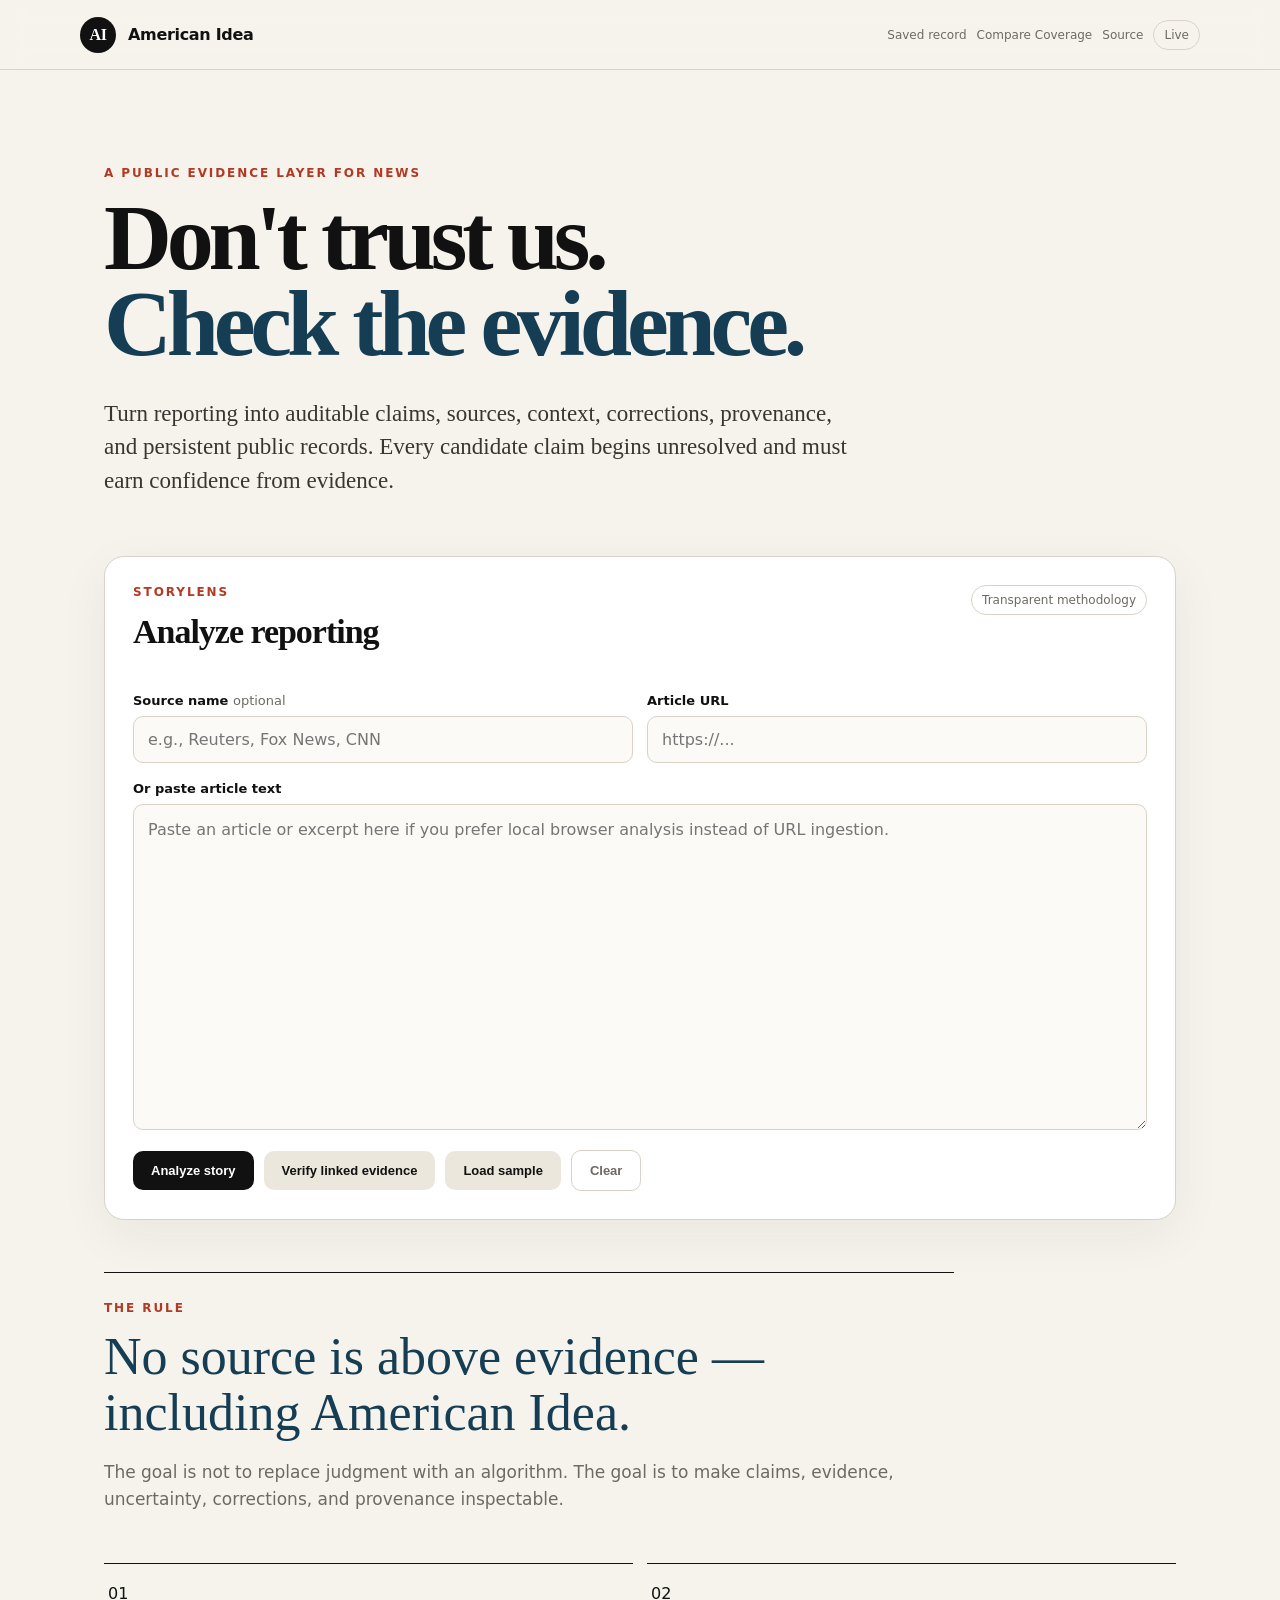
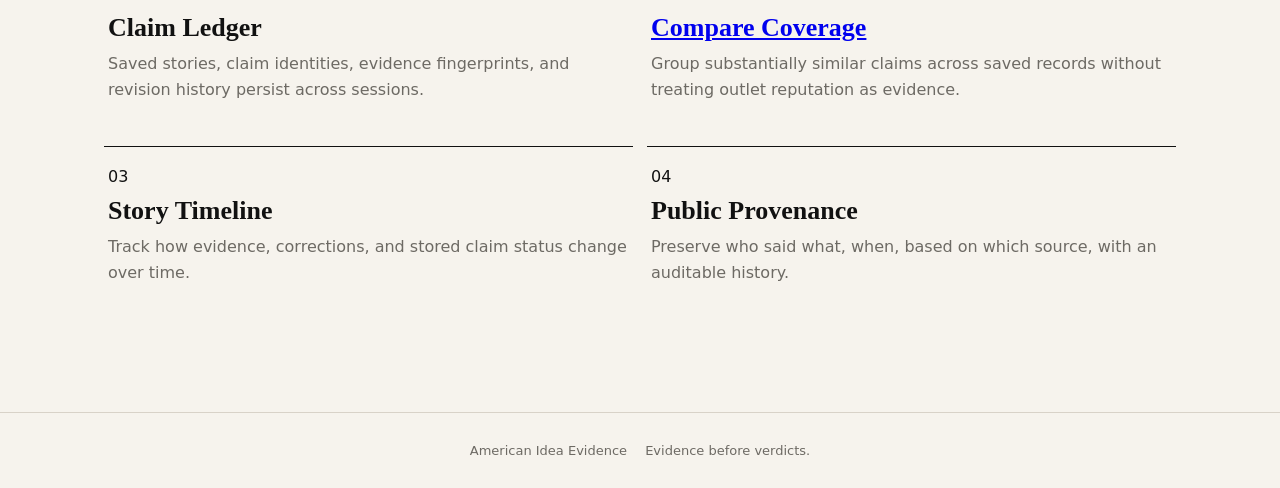
<file: docs/index.html>
<!doctype html>
<html lang="en">
<head>
  <meta charset="utf-8" />
  <meta name="viewport" content="width=device-width, initial-scale=1" />
  <meta name="description" content="American Idea Evidence — a public evidence layer for news and public claims." />
  <meta name="theme-color" content="#f6f3ed" />
  <title>American Idea Evidence — StoryLens</title>
  <link rel="stylesheet" href="./styles.css" />
</head>
<body>
  <header class="topbar">
    <a class="brand" href="./" aria-label="American Idea Evidence home"><span class="mark">AI</span><span>American Idea</span></a>
    <div class="top-actions"><a class="repo-link" href="./record.html">Saved record</a><a class="repo-link" href="./compare.html">Compare Coverage</a><a class="repo-link" href="https://github.com/oluwafemidiakhoa/American_Idea" target="_blank" rel="noreferrer">Source</a><span class="pill">Live</span></div>
  </header>

  <main>
    <section class="hero">
      <p class="eyebrow">A PUBLIC EVIDENCE LAYER FOR NEWS</p>
      <h1>Don't trust us.<br><span>Check the evidence.</span></h1>
      <p class="lede">Turn reporting into auditable claims, sources, context, corrections, provenance, and persistent public records. Every candidate claim begins unresolved and must earn confidence from evidence.</p>
    </section>

    <section class="panel analyzer">
      <div class="panel-title"><div><p class="eyebrow">STORYLENS</p><h2>Analyze reporting</h2></div><span class="method">Transparent methodology</span></div>
      <div class="form-grid">
        <div><label for="source">Source name <span>optional</span></label><input id="source" autocomplete="off" placeholder="e.g., Reuters, Fox News, CNN" /></div>
        <div><label for="url">Article URL</label><input id="url" type="url" autocomplete="url" placeholder="https://..." /></div>
      </div>
      <label for="text">Or paste article text</label>
      <textarea id="text" rows="12" placeholder="Paste an article or excerpt here if you prefer local browser analysis instead of URL ingestion."></textarea>
      <div class="actions">
        <button id="analyze" type="button">Analyze story</button>
        <button id="verify" type="button" class="secondary" hidden>Verify linked evidence</button>
        <button id="sample" type="button" class="secondary">Load sample</button>
        <button id="clear" type="button" class="ghost">Clear</button>
      </div>
      <p id="error" class="error" hidden></p>
    </section>

    <section id="results" class="results" hidden>
      <div class="results-head"><div><p class="eyebrow">EVIDENCE RECORD</p><h2 id="record">Analysis</h2><div id="record-meta" class="record-meta"></div></div><div class="stat"><strong id="count">0</strong><span>candidate claims</span></div></div>
      <div id="methodology" class="methodology"></div><div id="claims" class="claims"></div>
    </section>

    <section class="principles"><p class="eyebrow">THE RULE</p><blockquote>No source is above evidence — including American Idea.</blockquote><p>The goal is not to replace judgment with an algorithm. The goal is to make claims, evidence, uncertainty, corrections, and provenance inspectable.</p></section>

    <section class="future-grid">
      <article><span>01</span><h3>Claim Ledger</h3><p>Saved stories, claim identities, evidence fingerprints, and revision history persist across sessions.</p></article>
      <article><span>02</span><h3><a href="./compare.html">Compare Coverage</a></h3><p>Group substantially similar claims across saved records without treating outlet reputation as evidence.</p></article>
      <article><span>03</span><h3>Story Timeline</h3><p>Track how evidence, corrections, and stored claim status change over time.</p></article>
      <article><span>04</span><h3>Public Provenance</h3><p>Preserve who said what, when, based on which source, with an auditable history.</p></article>
    </section>
  </main>

  <footer><span>American Idea Evidence</span><span>Evidence before verdicts.</span></footer>
  <script src="./app.js"></script>
</body>
</html>
</file>
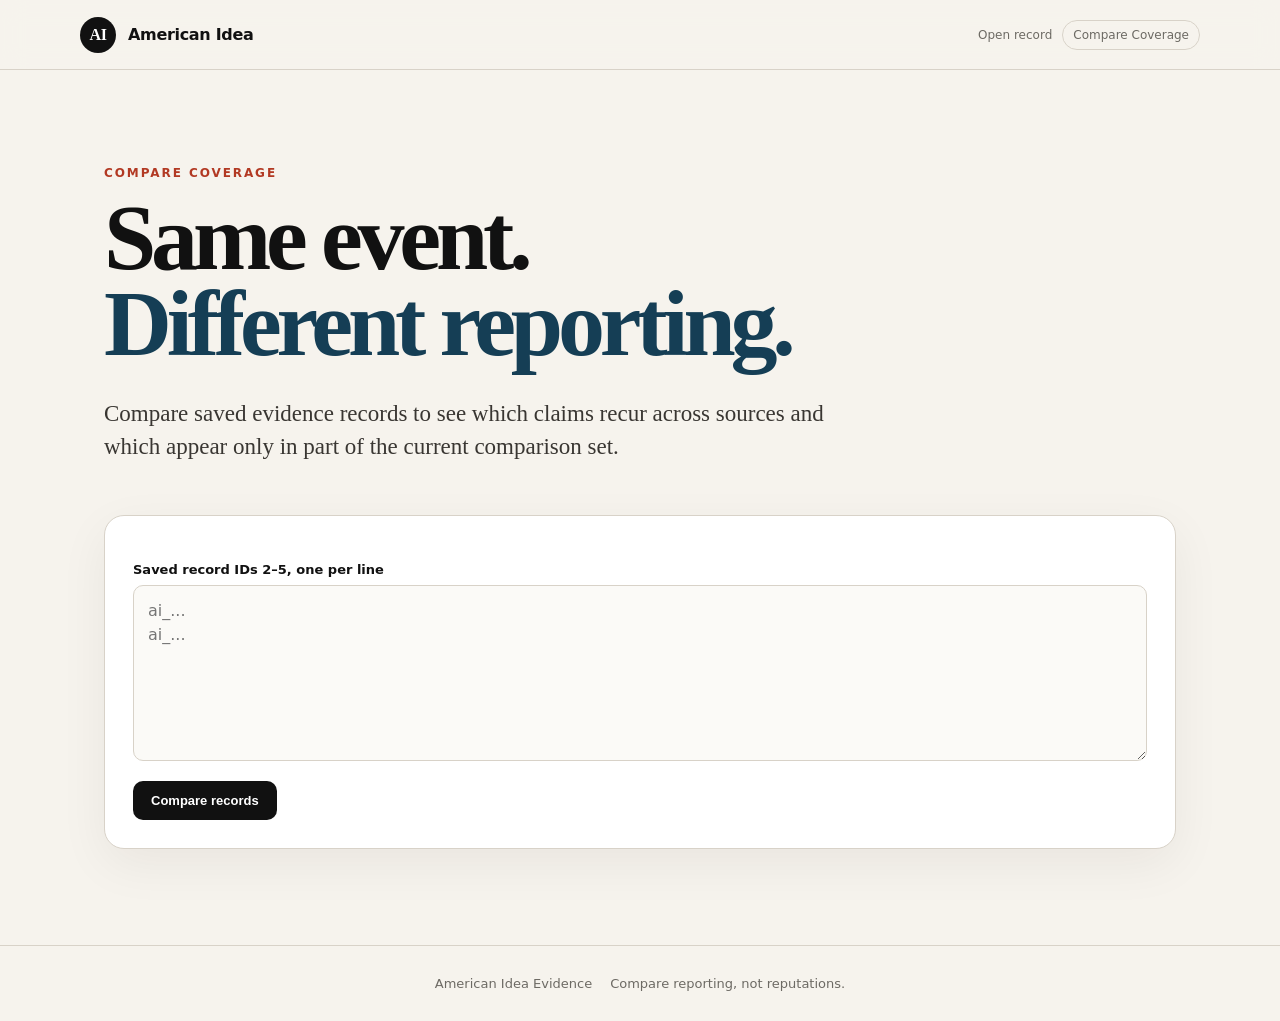
<file: docs/compare.html>
<!doctype html><html lang="en"><head><meta charset="utf-8"><meta name="viewport" content="width=device-width,initial-scale=1"><title>Compare Coverage — American Idea</title><link rel="stylesheet" href="./styles.css"></head><body><header class="topbar"><a class="brand" href="./"><span class="mark">AI</span><span>American Idea</span></a><div class="top-actions"><a class="repo-link" href="./record.html">Open record</a><span class="pill">Compare Coverage</span></div></header><main><section class="hero compact-hero"><p class="eyebrow">COMPARE COVERAGE</p><h1>Same event.<br><span>Different reporting.</span></h1><p class="lede">Compare saved evidence records to see which claims recur across sources and which appear only in part of the current comparison set.</p></section><section class="panel"><label for="record-ids">Saved record IDs <span>2–5, one per line</span></label><textarea id="record-ids" rows="6" placeholder="ai_...&#10;ai_..."></textarea><div class="actions"><button id="compare" type="button">Compare records</button></div><p id="compare-error" class="error" hidden></p></section><section id="comparison" class="results" hidden><div class="results-head"><div><p class="eyebrow">COVERAGE MAP</p><h2>Cross-source claim clusters</h2><div id="compare-meta" class="record-meta"></div></div><div class="stat"><strong id="shared-count">0</strong><span>shared clusters</span></div></div><div id="compare-method" class="methodology"></div><div id="clusters" class="claims"></div></section></main><footer><span>American Idea Evidence</span><span>Compare reporting, not reputations.</span></footer><script src="./compare.js"></script></body></html>
</file>
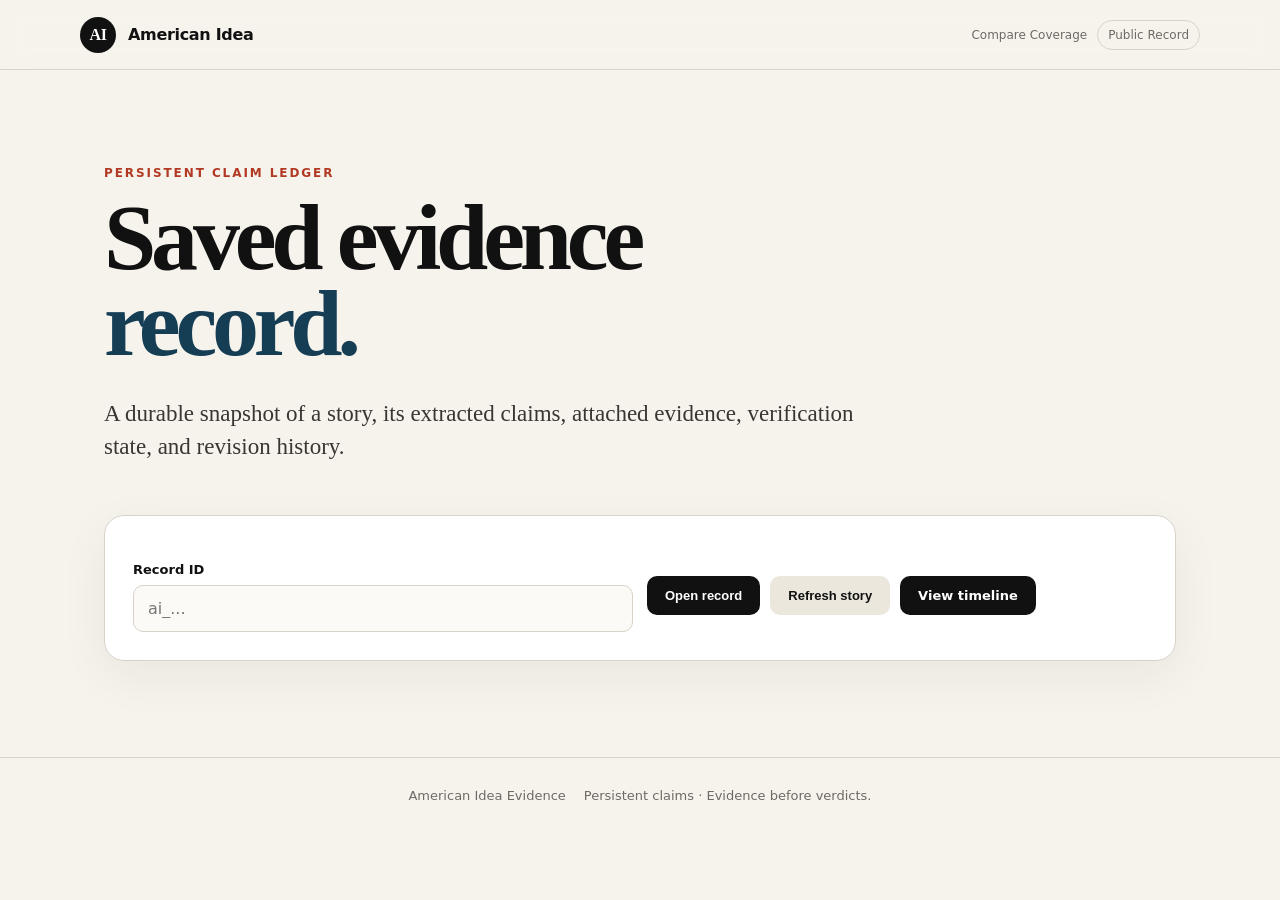
<file: docs/record.html>
<!doctype html>
<html lang="en">
<head>
  <meta charset="utf-8" />
  <meta name="viewport" content="width=device-width, initial-scale=1" />
  <meta name="description" content="American Idea Evidence saved public record." />
  <title>Saved Evidence Record — American Idea</title>
  <link rel="stylesheet" href="./styles.css" />
</head>
<body>
  <header class="topbar">
    <a class="brand" href="./"><span class="mark">AI</span><span>American Idea</span></a>
    <div class="top-actions"><a class="repo-link" href="./compare.html">Compare Coverage</a><span class="pill">Public Record</span></div>
  </header>
  <main>
    <section class="hero compact-hero">
      <p class="eyebrow">PERSISTENT CLAIM LEDGER</p>
      <h1>Saved evidence<br><span>record.</span></h1>
      <p class="lede">A durable snapshot of a story, its extracted claims, attached evidence, verification state, and revision history.</p>
    </section>

    <section class="panel">
      <div class="form-grid">
        <div>
          <label for="record-id">Record ID</label>
          <input id="record-id" autocomplete="off" placeholder="ai_..." />
        </div>
        <div class="record-actions actions">
          <button id="load-record" type="button">Open record</button>
          <button id="refresh-record" type="button" class="secondary" hidden>Refresh story</button>
          <a id="timeline-link" class="button-link" href="./timeline.html" hidden>View timeline</a>
        </div>
      </div>
      <p id="record-error" class="error" hidden></p>
      <p id="refresh-note" class="methodology" hidden></p>
    </section>

    <section id="saved-record" class="results" hidden>
      <div class="results-head">
        <div><p class="eyebrow">EVIDENCE RECORD</p><h2 id="saved-title">Saved record</h2><div id="saved-meta" class="record-meta"></div></div>
        <div class="stat"><strong id="saved-count">0</strong><span>claims</span></div>
      </div>
      <div class="methodology">This page displays the current persisted state. Status history is shown when a stored claim has changed after verification.</div>
      <div id="saved-claims" class="claims"></div>
    </section>
  </main>
  <footer><span>American Idea Evidence</span><span>Persistent claims · Evidence before verdicts.</span></footer>
  <script src="./record.js"></script>
</body>
</html>
</file>
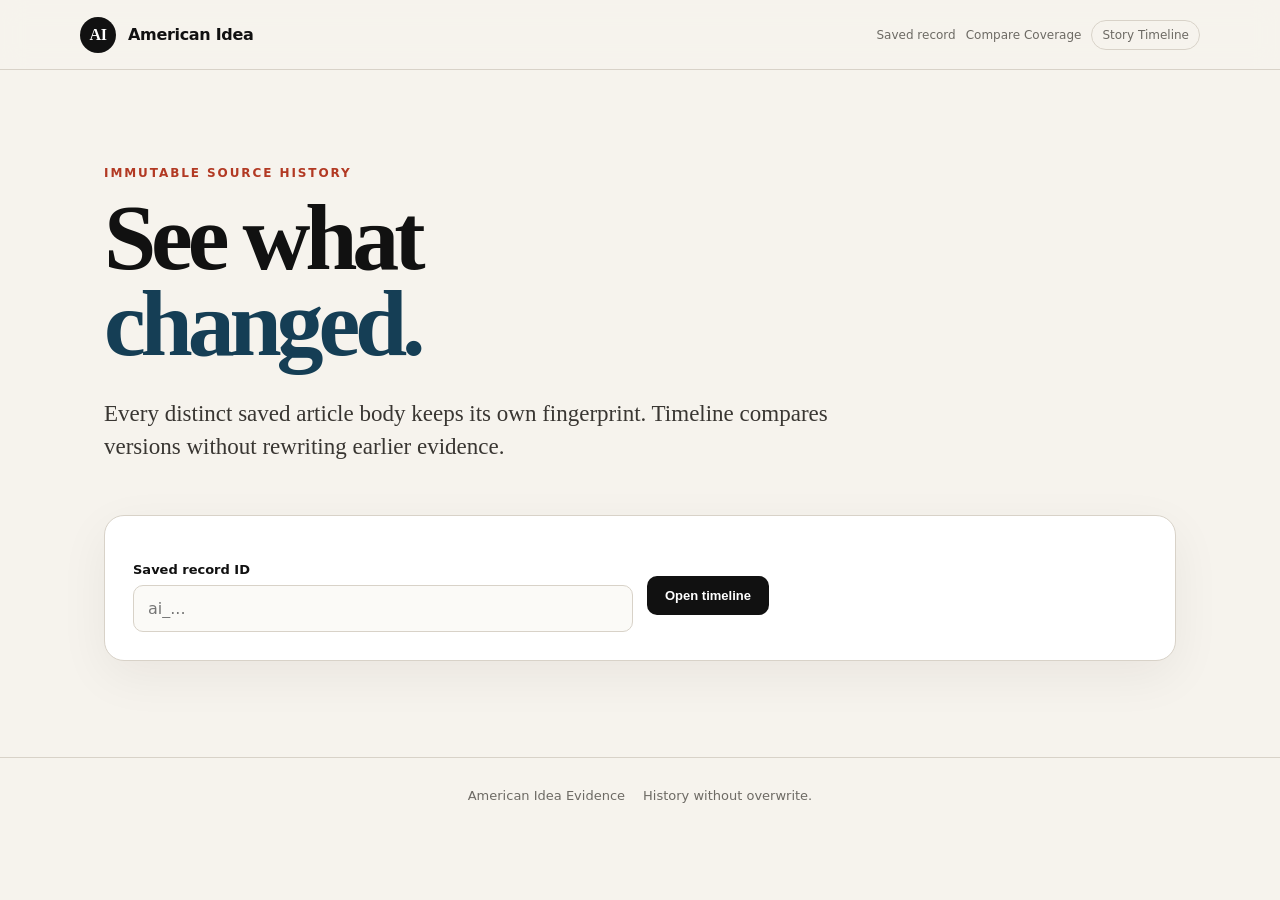
<file: docs/timeline.html>
<!doctype html>
<html lang="en">
<head>
  <meta charset="utf-8" />
  <meta name="viewport" content="width=device-width, initial-scale=1" />
  <meta name="description" content="American Idea Evidence story timeline." />
  <title>Story Timeline — American Idea</title>
  <link rel="stylesheet" href="./styles.css" />
</head>
<body>
  <header class="topbar">
    <a class="brand" href="./"><span class="mark">AI</span><span>American Idea</span></a>
    <div class="top-actions"><a class="repo-link" href="./record.html">Saved record</a><a class="repo-link" href="./compare.html">Compare Coverage</a><span class="pill">Story Timeline</span></div>
  </header>
  <main>
    <section class="hero compact-hero">
      <p class="eyebrow">IMMUTABLE SOURCE HISTORY</p>
      <h1>See what<br><span>changed.</span></h1>
      <p class="lede">Every distinct saved article body keeps its own fingerprint. Timeline compares versions without rewriting earlier evidence.</p>
    </section>

    <section class="panel">
      <div class="form-grid">
        <div><label for="timeline-id">Saved record ID</label><input id="timeline-id" autocomplete="off" placeholder="ai_..." /></div>
        <div class="record-actions actions"><button id="load-timeline" type="button">Open timeline</button></div>
      </div>
      <p id="timeline-error" class="error" hidden></p>
    </section>

    <section id="timeline-results" class="results" hidden>
      <div class="results-head">
        <div><p class="eyebrow">STORY TIMELINE</p><h2 id="timeline-title">Version history</h2><div id="timeline-meta" class="record-meta"></div></div>
        <div class="stat"><strong id="version-count">0</strong><span>versions</span></div>
      </div>
      <div id="timeline-method" class="methodology"></div>
      <div id="versions" class="claims"></div>
      <div id="observations" class="claims"></div>
    </section>
  </main>
  <footer><span>American Idea Evidence</span><span>History without overwrite.</span></footer>
  <script src="./timeline.js"></script>
</body>
</html>
</file>
<file: docs/styles.css>
:root{--bg:#f6f3ed;--ink:#111;--muted:#6d6a64;--line:#d8d2c8;--card:#fff;--accent:#b23923;--accent2:#153e55;--soft:#ece7dd}
*{box-sizing:border-box}body{margin:0;background:var(--bg);color:var(--ink);font-family:Inter,ui-sans-serif,system-ui,-apple-system,BlinkMacSystemFont,"Segoe UI",sans-serif}.topbar{height:70px;border-bottom:1px solid var(--line);display:flex;align-items:center;justify-content:space-between;padding:0 max(24px,calc((100vw - 1120px)/2));background:rgba(246,243,237,.92);position:sticky;top:0;backdrop-filter:blur(12px);z-index:5}.brand{display:flex;gap:12px;align-items:center;font-weight:800;letter-spacing:-.02em;text-decoration:none;color:var(--ink)}.mark{display:grid;place-items:center;width:36px;height:36px;background:var(--ink);color:white;border-radius:50%;font-family:Georgia,serif}.top-actions{display:flex;gap:10px;align-items:center}.repo-link{font-size:12px;color:var(--muted);text-decoration:none}.pill,.method{border:1px solid var(--line);padding:7px 10px;border-radius:999px;color:var(--muted);font-size:12px}main{max-width:1120px;margin:auto;padding:64px 24px 96px}.hero{max-width:850px;padding:32px 0 36px}.compact-hero{padding-bottom:28px}.eyebrow{font-size:12px;letter-spacing:.16em;font-weight:800;color:var(--accent);margin:0 0 14px}.hero h1{font-family:Georgia,"Times New Roman",serif;font-size:clamp(52px,8vw,94px);line-height:.92;letter-spacing:-.055em;margin:0}.hero h1 span{color:var(--accent2)}.lede{font-family:Georgia,serif;font-size:23px;line-height:1.45;max-width:760px;color:#393632;margin-top:30px}.notice{border:1px solid var(--line);background:#fbfaf7;padding:14px 16px;border-radius:12px;color:#4e4a45;font-size:14px;line-height:1.55;margin-bottom:26px}.panel{background:var(--card);border:1px solid var(--line);box-shadow:0 15px 50px rgba(30,25,18,.06);border-radius:20px;padding:28px}.panel-title,.results-head{display:flex;align-items:flex-start;justify-content:space-between;gap:24px;margin-bottom:24px}.panel h2,.results h2{font-family:Georgia,serif;font-size:34px;margin:0;letter-spacing:-.03em}.form-grid{display:grid;grid-template-columns:1fr 1fr;gap:14px}.analyzer label,.panel label{display:block;font-weight:750;font-size:13px;margin:18px 0 8px}.analyzer label span{font-weight:500;color:var(--muted)}input,textarea{width:100%;border:1px solid var(--line);background:#fbfaf7;border-radius:10px;padding:13px 14px;font:inherit;color:var(--ink);outline:none}textarea{resize:vertical;line-height:1.55}.actions{display:flex;gap:10px;flex-wrap:wrap;margin-top:16px;align-items:center}button,.button-link{border:0;border-radius:10px;background:var(--ink);color:white;padding:12px 18px;font-weight:800;cursor:pointer;text-decoration:none;font-size:13px;display:inline-block}button.secondary{background:var(--soft);color:var(--ink)}button.ghost{background:transparent;color:var(--muted);border:1px solid var(--line)}button:disabled{opacity:.55;cursor:wait}.error{background:#fff0ed;color:#8f2416;border:1px solid #efc4bb;padding:10px 12px;border-radius:8px}.results{margin-top:36px}.record-meta{margin-top:8px;font-size:13px;color:var(--muted)}.record-meta a{color:var(--accent2)}.stat{min-width:120px;text-align:right}.stat strong{display:block;font-size:34px}.stat span{font-size:12px;color:var(--muted)}.methodology{border-left:3px solid var(--accent2);background:#edf3f5;padding:14px 16px;color:#33464f;font-size:14px;line-height:1.55;margin-bottom:18px}.claims{display:grid;gap:12px}.claim{background:var(--card);border:1px solid var(--line);border-radius:14px;padding:20px}.claim-top{display:flex;justify-content:space-between;gap:16px}.claim h3{font-family:Georgia,serif;font-size:21px;line-height:1.35;margin:0 0 10px}.status{height:max-content;padding:6px 9px;border-radius:999px;background:#f0eee9;color:#5b5853;font-size:11px;text-transform:uppercase;font-weight:800;letter-spacing:.08em}.status-supported{background:#e7f4ea;color:#25623a}.status-partially_supported{background:#eef3dc;color:#556018}.status-contested{background:#fff0cf;color:#7a5600}.status-unsupported{background:#fde7e2;color:#8f2416}.status-basis{margin-top:12px;padding:10px 12px;border-left:3px solid var(--line);background:#faf8f4;color:#55514b;font-size:13px;line-height:1.5}.reasons{margin:10px 0 0;padding-left:18px;color:var(--muted);font-size:13px;line-height:1.5}.claim-id{font-family:ui-monospace,SFMono-Regular,Menlo,monospace;color:#908a82;font-size:11px;margin-top:12px}.evidence-box{margin-top:16px;border-top:1px solid var(--line);padding-top:14px;display:grid;gap:8px}.evidence-heading{font-size:12px;text-transform:uppercase;letter-spacing:.08em;font-weight:800;color:var(--accent2)}.evidence-item{display:grid;gap:6px;text-decoration:none;color:var(--ink);border:1px solid #d8e1e5;background:#f7fbfc;padding:12px;border-radius:10px}.evidence-item a{color:var(--ink);text-decoration:none}.evidence-item small{color:var(--muted);line-height:1.45}.evidence-item blockquote{margin:4px 0;padding:10px 12px;background:white;border-left:3px solid #b8c9d1;color:#444;font-family:Georgia,serif;line-height:1.5}.evidence-kind,.evidence-relation{font-size:10px;text-transform:uppercase;letter-spacing:.08em;font-weight:800;border-radius:999px;padding:4px 7px}.evidence-kind{color:var(--accent2);background:#e7f0f3}.evidence-relation{color:#5a4d2e;background:#f3ecd9}.verification-verified{border-color:#a8c6b0}.verification-fetch_failed{border-color:#e5b4aa;background:#fff8f6}.no-evidence{margin-top:14px;border-top:1px solid var(--line);padding-top:12px;color:var(--muted);font-size:12px}.timeline-delta{margin-top:14px;padding:12px;border:1px solid var(--line);border-radius:10px;background:#fbfaf7}.principles{margin-top:52px;border-top:1px solid var(--ink);padding-top:28px;max-width:850px}.principles blockquote{font-family:Georgia,serif;font-size:clamp(30px,5vw,52px);line-height:1.08;margin:0 0 18px;color:var(--accent2)}.principles p:last-child{color:var(--muted);font-size:17px;line-height:1.6}.future-grid{display:grid;grid-template-columns:repeat(2,1fr);gap:14px;margin-top:50px}.future-grid article{border-top:1px solid var(--ink);padding:20px 4px 30px}.future-grid h3{font-family:Georgia,serif;font-size:26px;margin:10px 0 8px}.future-grid p{color:var(--muted);line-height:1.6;margin:0}footer{border-top:1px solid var(--line);padding:30px 24px;display:flex;justify-content:center;gap:18px;flex-wrap:wrap;color:var(--muted);font-size:13px}@media(max-width:700px){.future-grid,.form-grid{grid-template-columns:1fr}.method{display:none}.panel{padding:20px}.hero h1{font-size:54px}.lede{font-size:20px}.top-actions .repo-link{display:none}}
</file>
